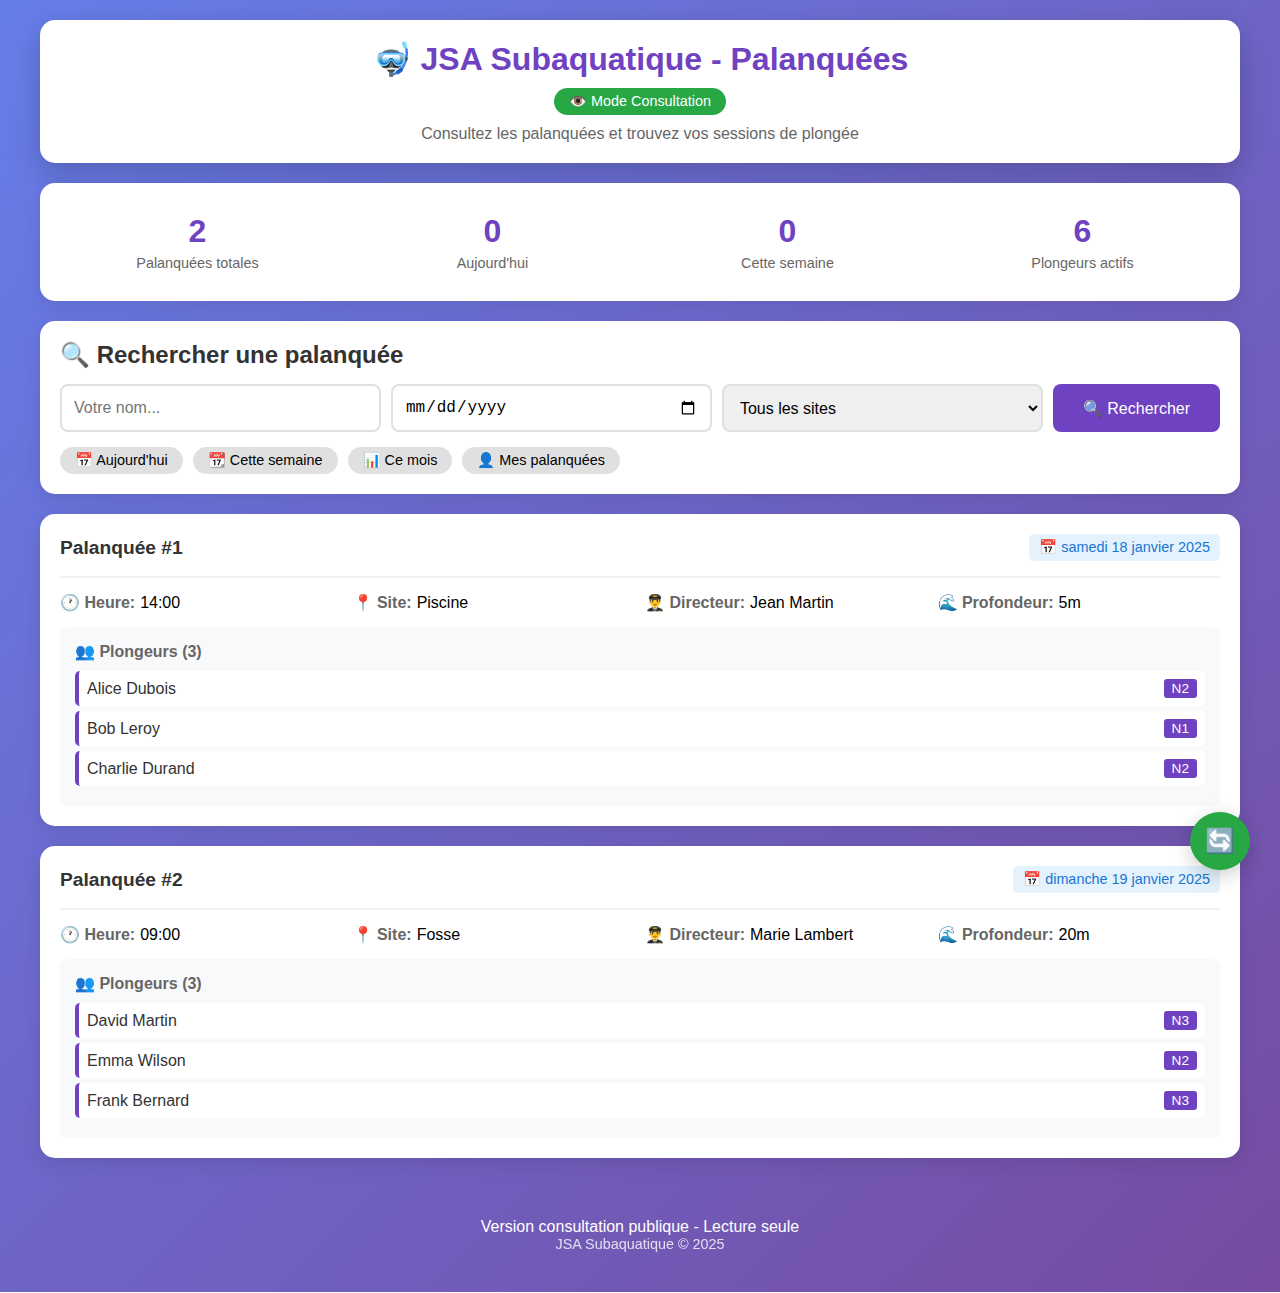
<file: jsas-palanquees-consultation.html>
<!DOCTYPE html>
<html lang="fr">
<head>
  <meta charset="UTF-8">
  <meta name="viewport" content="width=device-width, initial-scale=1.0">
  <title>JSA - Consultation des Palanquées</title>
  <style>
    * {
      margin: 0;
      padding: 0;
      box-sizing: border-box;
    }
    
    body {
      font-family: -apple-system, BlinkMacSystemFont, 'Segoe UI', Roboto, Oxygen, Ubuntu, sans-serif;
      background: linear-gradient(135deg, #667eea 0%, #764ba2 100%);
      min-height: 100vh;
      padding: 20px;
    }
    
    .container {
      max-width: 1200px;
      margin: 0 auto;
    }
    
    .header {
      background: white;
      border-radius: 15px;
      padding: 20px;
      margin-bottom: 20px;
      box-shadow: 0 10px 30px rgba(0,0,0,0.2);
      text-align: center;
    }
    
    .header h1 {
      color: #6f42c1;
      margin-bottom: 10px;
    }
    
    .header .mode-badge {
      display: inline-block;
      background: #28a745;
      color: white;
      padding: 5px 15px;
      border-radius: 20px;
      font-size: 0.9em;
    }
    
    .search-section {
      background: white;
      border-radius: 15px;
      padding: 20px;
      margin-bottom: 20px;
      box-shadow: 0 5px 20px rgba(0,0,0,0.1);
    }
    
    .search-box {
      display: flex;
      gap: 10px;
      flex-wrap: wrap;
    }
    
    .search-box input, .search-box select {
      flex: 1;
      min-width: 200px;
      padding: 12px;
      border: 2px solid #e0e0e0;
      border-radius: 8px;
      font-size: 16px;
    }
    
    .search-box input:focus, .search-box select:focus {
      outline: none;
      border-color: #6f42c1;
    }
    
    .btn-search {
      background: #6f42c1;
      color: white;
      border: none;
      padding: 12px 30px;
      border-radius: 8px;
      cursor: pointer;
      font-size: 16px;
      transition: background 0.3s;
    }
    
    .btn-search:hover {
      background: #5a32a3;
    }
    
    .palanquees-list {
      display: grid;
      gap: 20px;
    }
    
    .palanquee-card {
      background: white;
      border-radius: 15px;
      padding: 20px;
      box-shadow: 0 5px 20px rgba(0,0,0,0.1);
      transition: transform 0.3s, box-shadow 0.3s;
    }
    
    .palanquee-card:hover {
      transform: translateY(-5px);
      box-shadow: 0 10px 30px rgba(0,0,0,0.15);
    }
    
    .palanquee-header {
      display: flex;
      justify-content: space-between;
      align-items: center;
      margin-bottom: 15px;
      padding-bottom: 15px;
      border-bottom: 2px solid #f0f0f0;
    }
    
    .palanquee-title {
      font-size: 1.2em;
      color: #333;
      font-weight: bold;
    }
    
    .palanquee-date {
      background: #e3f2fd;
      color: #1976d2;
      padding: 5px 10px;
      border-radius: 5px;
      font-size: 0.9em;
    }
    
    .palanquee-info {
      display: grid;
      grid-template-columns: repeat(auto-fit, minmax(200px, 1fr));
      gap: 10px;
      margin-bottom: 15px;
    }
    
    .info-item {
      display: flex;
      align-items: center;
      gap: 5px;
    }
    
    .info-label {
      font-weight: bold;
      color: #666;
    }
    
    .plongeurs-list {
      background: #f8f9fa;
      border-radius: 8px;
      padding: 15px;
      margin-top: 15px;
    }
    
    .plongeur-item {
      display: flex;
      justify-content: space-between;
      align-items: center;
      padding: 8px;
      margin: 5px 0;
      background: white;
      border-radius: 5px;
      border-left: 4px solid #6f42c1;
    }
    
    .plongeur-name {
      font-weight: 500;
      color: #333;
    }
    
    .plongeur-niveau {
      background: #6f42c1;
      color: white;
      padding: 2px 8px;
      border-radius: 3px;
      font-size: 0.85em;
    }
    
    .no-results {
      background: white;
      border-radius: 15px;
      padding: 40px;
      text-align: center;
      color: #999;
    }
    
    .stats-banner {
      background: white;
      border-radius: 15px;
      padding: 20px;
      margin-bottom: 20px;
      box-shadow: 0 5px 20px rgba(0,0,0,0.1);
      display: grid;
      grid-template-columns: repeat(auto-fit, minmax(150px, 1fr));
      gap: 20px;
      text-align: center;
    }
    
    .stat-item {
      padding: 10px;
    }
    
    .stat-value {
      font-size: 2em;
      color: #6f42c1;
      font-weight: bold;
    }
    
    .stat-label {
      color: #666;
      font-size: 0.9em;
      margin-top: 5px;
    }
    
    .filter-chips {
      display: flex;
      gap: 10px;
      flex-wrap: wrap;
      margin-top: 15px;
    }
    
    .chip {
      background: #e0e0e0;
      padding: 5px 15px;
      border-radius: 20px;
      font-size: 0.9em;
      cursor: pointer;
      transition: background 0.3s;
    }
    
    .chip.active {
      background: #6f42c1;
      color: white;
    }
    
    .chip:hover {
      background: #d0d0d0;
    }
    
    .chip.active:hover {
      background: #5a32a3;
    }
    
    @media (max-width: 768px) {
      .search-box {
        flex-direction: column;
      }
      
      .search-box input, .search-box select {
        width: 100%;
      }
    }
    
    .footer {
      text-align: center;
      color: white;
      margin-top: 40px;
      padding: 20px;
    }
    
    .refresh-btn {
      position: fixed;
      bottom: 30px;
      right: 30px;
      background: #28a745;
      color: white;
      border: none;
      padding: 15px;
      border-radius: 50%;
      cursor: pointer;
      box-shadow: 0 5px 20px rgba(0,0,0,0.2);
      font-size: 1.5em;
      transition: transform 0.3s;
    }
    
    .refresh-btn:hover {
      transform: rotate(180deg);
    }
  </style>
</head>
<body>
  <div class="container">
    <!-- En-tête -->
    <div class="header">
      <h1>🤿 JSA Subaquatique - Palanquées</h1>
      <div class="mode-badge">👁️ Mode Consultation</div>
      <p style="margin-top: 10px; color: #666;">Consultez les palanquées et trouvez vos sessions de plongée</p>
    </div>
    
    <!-- Statistiques -->
    <div class="stats-banner" id="stats">
      <div class="stat-item">
        <div class="stat-value" id="stat-total">0</div>
        <div class="stat-label">Palanquées totales</div>
      </div>
      <div class="stat-item">
        <div class="stat-value" id="stat-today">0</div>
        <div class="stat-label">Aujourd'hui</div>
      </div>
      <div class="stat-item">
        <div class="stat-value" id="stat-week">0</div>
        <div class="stat-label">Cette semaine</div>
      </div>
      <div class="stat-item">
        <div class="stat-value" id="stat-plongeurs">0</div>
        <div class="stat-label">Plongeurs actifs</div>
      </div>
    </div>
    
    <!-- Section recherche -->
    <div class="search-section">
      <h2 style="margin-bottom: 15px; color: #333;">🔍 Rechercher une palanquée</h2>
      
      <div class="search-box">
        <input type="text" id="search-name" placeholder="Votre nom..." />
        <input type="date" id="search-date" />
        <select id="search-site">
          <option value="">Tous les sites</option>
          <option value="piscine">Piscine</option>
          <option value="fosse">Fosse</option>
          <option value="mer">Mer</option>
          <option value="lac">Lac</option>
          <option value="carriere">Carrière</option>
        </select>
        <button class="btn-search" onclick="searchPalanquees()">
          🔍 Rechercher
        </button>
      </div>
      
      <!-- Filtres rapides -->
      <div class="filter-chips">
        <div class="chip" onclick="filterToday(this)">📅 Aujourd'hui</div>
        <div class="chip" onclick="filterWeek(this)">📆 Cette semaine</div>
        <div class="chip" onclick="filterMonth(this)">📊 Ce mois</div>
        <div class="chip" onclick="filterMyPalanquees(this)">👤 Mes palanquées</div>
      </div>
    </div>
    
    <!-- Liste des palanquées -->
    <div class="palanquees-list" id="palanquees-container">
      <!-- Les palanquées seront affichées ici -->
    </div>
    
    <!-- Message si pas de résultats -->
    <div class="no-results" id="no-results" style="display: none;">
      <h3>🔍 Aucune palanquée trouvée</h3>
      <p>Modifiez vos critères de recherche ou consultez toutes les palanquées</p>
    </div>
  </div>
  
  <!-- Bouton rafraîchir -->
  <button class="refresh-btn" onclick="refreshData()" title="Rafraîchir les données">
    🔄
  </button>
  
  <!-- Footer -->
  <div class="footer">
    <p>Version consultation publique - Lecture seule</p>
    <p style="font-size: 0.9em; opacity: 0.8;">JSA Subaquatique © 2025</p>
  </div>

  <script>
    // Données de démonstration - À remplacer par vos vraies données
    let palanqueesData = [
      {
        id: 1,
        date: '2025-01-18',
        heure: '14:00',
        site: 'Piscine',
        directeur: 'Jean Martin',
        profondeur: '5m',
        plongeurs: [
          { nom: 'Alice Dubois', niveau: 'N2' },
          { nom: 'Bob Leroy', niveau: 'N1' },
          { nom: 'Charlie Durand', niveau: 'N2' }
        ]
      },
      {
        id: 2,
        date: '2025-01-19',
        heure: '09:00',
        site: 'Fosse',
        directeur: 'Marie Lambert',
        profondeur: '20m',
        plongeurs: [
          { nom: 'David Martin', niveau: 'N3' },
          { nom: 'Emma Wilson', niveau: 'N2' },
          { nom: 'Frank Bernard', niveau: 'N3' }
        ]
      }
    ];
    
    // Charger les données depuis localStorage si disponible
    function loadData() {
      const stored = localStorage.getItem('palanquees');
      if (stored) {
        try {
          palanqueesData = JSON.parse(stored);
        } catch (e) {
          console.error('Erreur chargement données:', e);
        }
      }
      displayPalanquees(palanqueesData);
      updateStats();
    }
    
    // Afficher les palanquées
    function displayPalanquees(palanquees) {
      const container = document.getElementById('palanquees-container');
      const noResults = document.getElementById('no-results');
      
      if (palanquees.length === 0) {
        container.innerHTML = '';
        noResults.style.display = 'block';
        return;
      }
      
      noResults.style.display = 'none';
      container.innerHTML = palanquees.map(p => `
        <div class="palanquee-card">
          <div class="palanquee-header">
            <div class="palanquee-title">Palanquée #${p.id}</div>
            <div class="palanquee-date">📅 ${formatDate(p.date)}</div>
          </div>
          
          <div class="palanquee-info">
            <div class="info-item">
              <span class="info-label">🕐 Heure:</span>
              <span>${p.heure}</span>
            </div>
            <div class="info-item">
              <span class="info-label">📍 Site:</span>
              <span>${p.site}</span>
            </div>
            <div class="info-item">
              <span class="info-label">👨‍✈️ Directeur:</span>
              <span>${p.directeur}</span>
            </div>
            <div class="info-item">
              <span class="info-label">🌊 Profondeur:</span>
              <span>${p.profondeur}</span>
            </div>
          </div>
          
          <div class="plongeurs-list">
            <h4 style="margin-bottom: 10px; color: #666;">👥 Plongeurs (${p.plongeurs.length})</h4>
            ${p.plongeurs.map(plongeur => `
              <div class="plongeur-item">
                <span class="plongeur-name">${plongeur.nom}</span>
                <span class="plongeur-niveau">${plongeur.niveau}</span>
              </div>
            `).join('')}
          </div>
        </div>
      `).join('');
    }
    
    // Formater la date
    function formatDate(dateStr) {
      const date = new Date(dateStr);
      const options = { weekday: 'long', year: 'numeric', month: 'long', day: 'numeric' };
      return date.toLocaleDateString('fr-FR', options);
    }
    
    // Rechercher les palanquées
    function searchPalanquees() {
      const name = document.getElementById('search-name').value.toLowerCase();
      const date = document.getElementById('search-date').value;
      const site = document.getElementById('search-site').value;
      
      let filtered = palanqueesData;
      
      if (name) {
        filtered = filtered.filter(p => 
          p.plongeurs.some(plongeur => 
            plongeur.nom.toLowerCase().includes(name)
          ) ||
          p.directeur.toLowerCase().includes(name)
        );
      }
      
      if (date) {
        filtered = filtered.filter(p => p.date === date);
      }
      
      if (site) {
        filtered = filtered.filter(p => p.site.toLowerCase() === site.toLowerCase());
      }
      
      displayPalanquees(filtered);
    }
    
    // Filtres rapides
    function filterToday(chip) {
      resetChips();
      chip.classList.add('active');
      const today = new Date().toISOString().split('T')[0];
      const filtered = palanqueesData.filter(p => p.date === today);
      displayPalanquees(filtered);
    }
    
    function filterWeek(chip) {
      resetChips();
      chip.classList.add('active');
      const today = new Date();
      const weekAgo = new Date(today.getTime() - 7 * 24 * 60 * 60 * 1000);
      const filtered = palanqueesData.filter(p => {
        const pDate = new Date(p.date);
        return pDate >= weekAgo && pDate <= today;
      });
      displayPalanquees(filtered);
    }
    
    function filterMonth(chip) {
      resetChips();
      chip.classList.add('active');
      const today = new Date();
      const monthAgo = new Date(today.getTime() - 30 * 24 * 60 * 60 * 1000);
      const filtered = palanqueesData.filter(p => {
        const pDate = new Date(p.date);
        return pDate >= monthAgo && pDate <= today;
      });
      displayPalanquees(filtered);
    }
    
    function filterMyPalanquees(chip) {
      const name = prompt('Entrez votre nom complet:');
      if (name) {
        resetChips();
        chip.classList.add('active');
        document.getElementById('search-name').value = name;
        searchPalanquees();
      }
    }
    
    function resetChips() {
      document.querySelectorAll('.chip').forEach(c => c.classList.remove('active'));
    }
    
    // Mettre à jour les statistiques
    function updateStats() {
      const today = new Date().toISOString().split('T')[0];
      const weekAgo = new Date(new Date().getTime() - 7 * 24 * 60 * 60 * 1000);
      
      document.getElementById('stat-total').textContent = palanqueesData.length;
      
      document.getElementById('stat-today').textContent = 
        palanqueesData.filter(p => p.date === today).length;
      
      document.getElementById('stat-week').textContent = 
        palanqueesData.filter(p => {
          const pDate = new Date(p.date);
          return pDate >= weekAgo;
        }).length;
      
      const uniquePlongeurs = new Set();
      palanqueesData.forEach(p => {
        p.plongeurs.forEach(plongeur => uniquePlongeurs.add(plongeur.nom));
      });
      document.getElementById('stat-plongeurs').textContent = uniquePlongeurs.size;
    }
    
    // Rafraîchir les données
    function refreshData() {
      const btn = document.querySelector('.refresh-btn');
      btn.style.transform = 'rotate(360deg)';
      setTimeout(() => {
        loadData();
        btn.style.transform = 'rotate(0deg)';
        alert('✅ Données actualisées !');
      }, 500);
    }
    
    // Charger au démarrage
    document.addEventListener('DOMContentLoaded', loadData);
    
    // Auto-refresh toutes les 5 minutes
    setInterval(loadData, 5 * 60 * 1000);
  </script>
</body>
</html>
</file>
